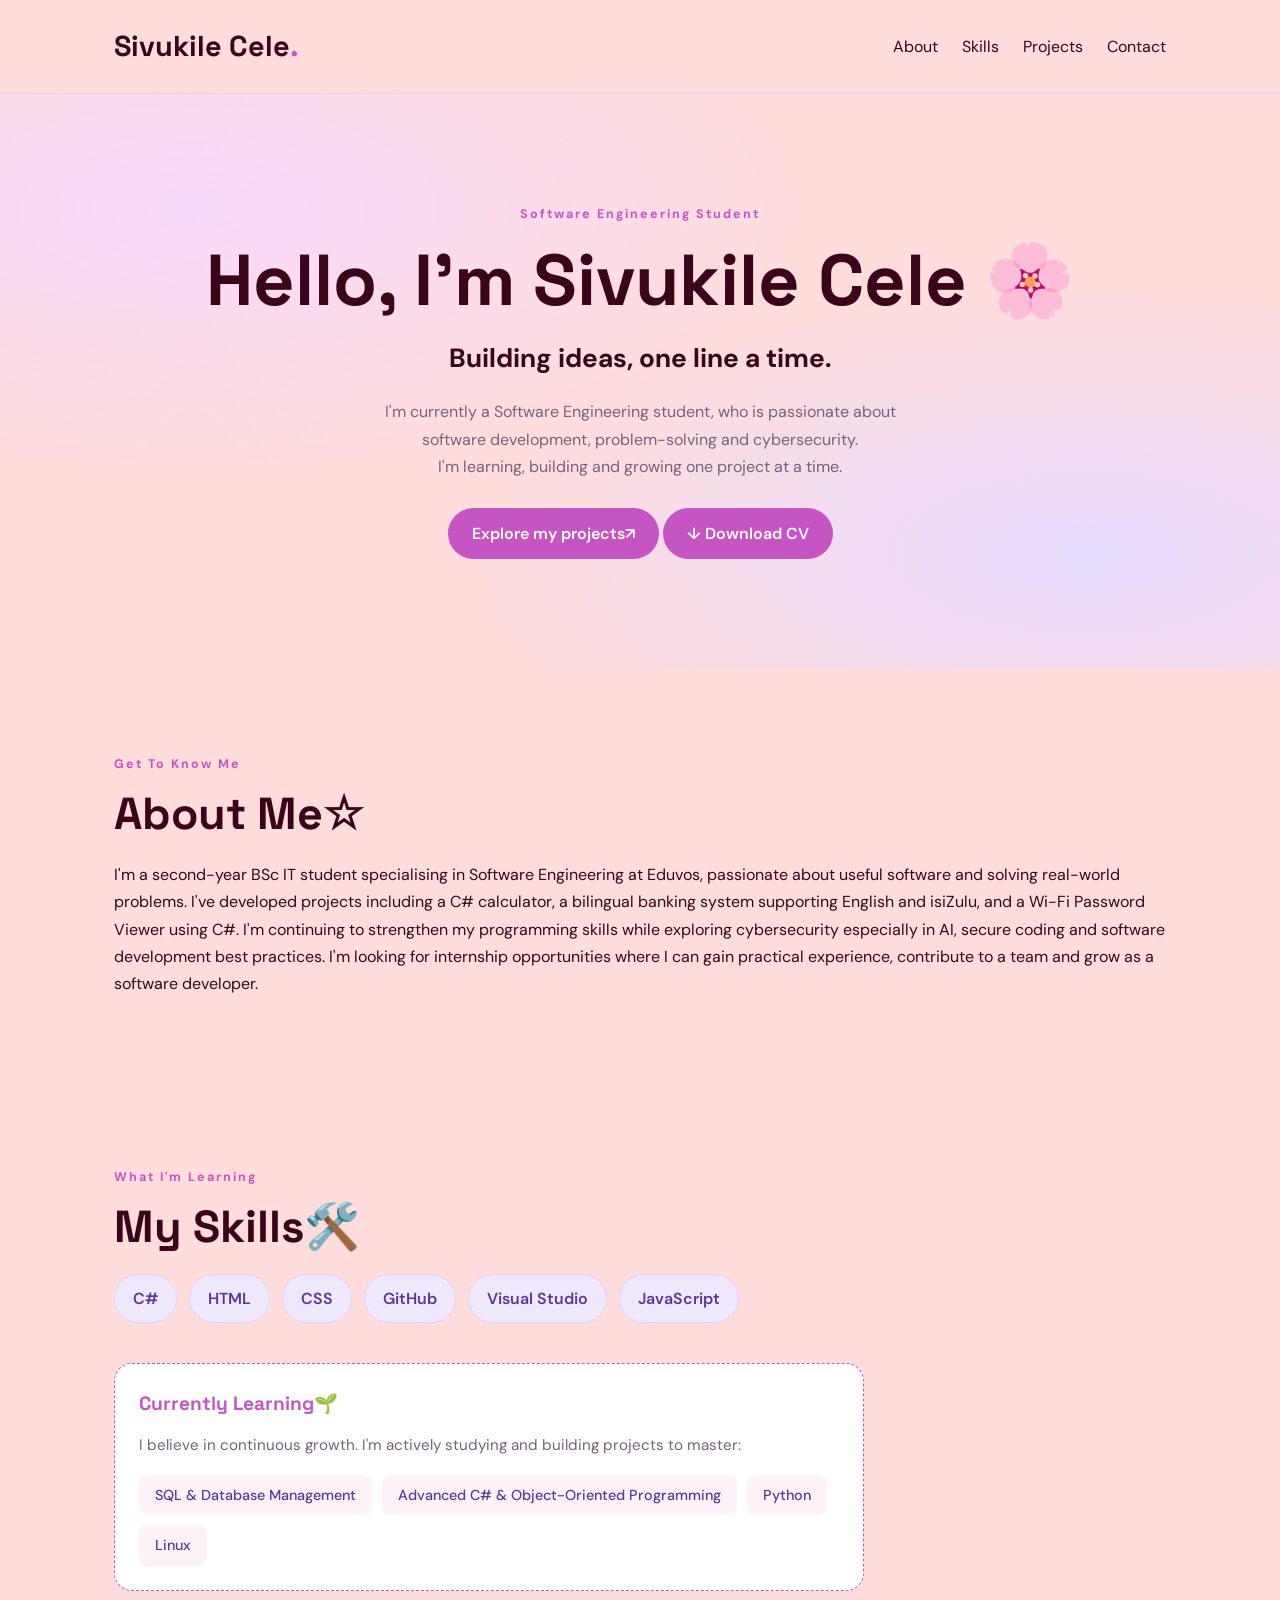
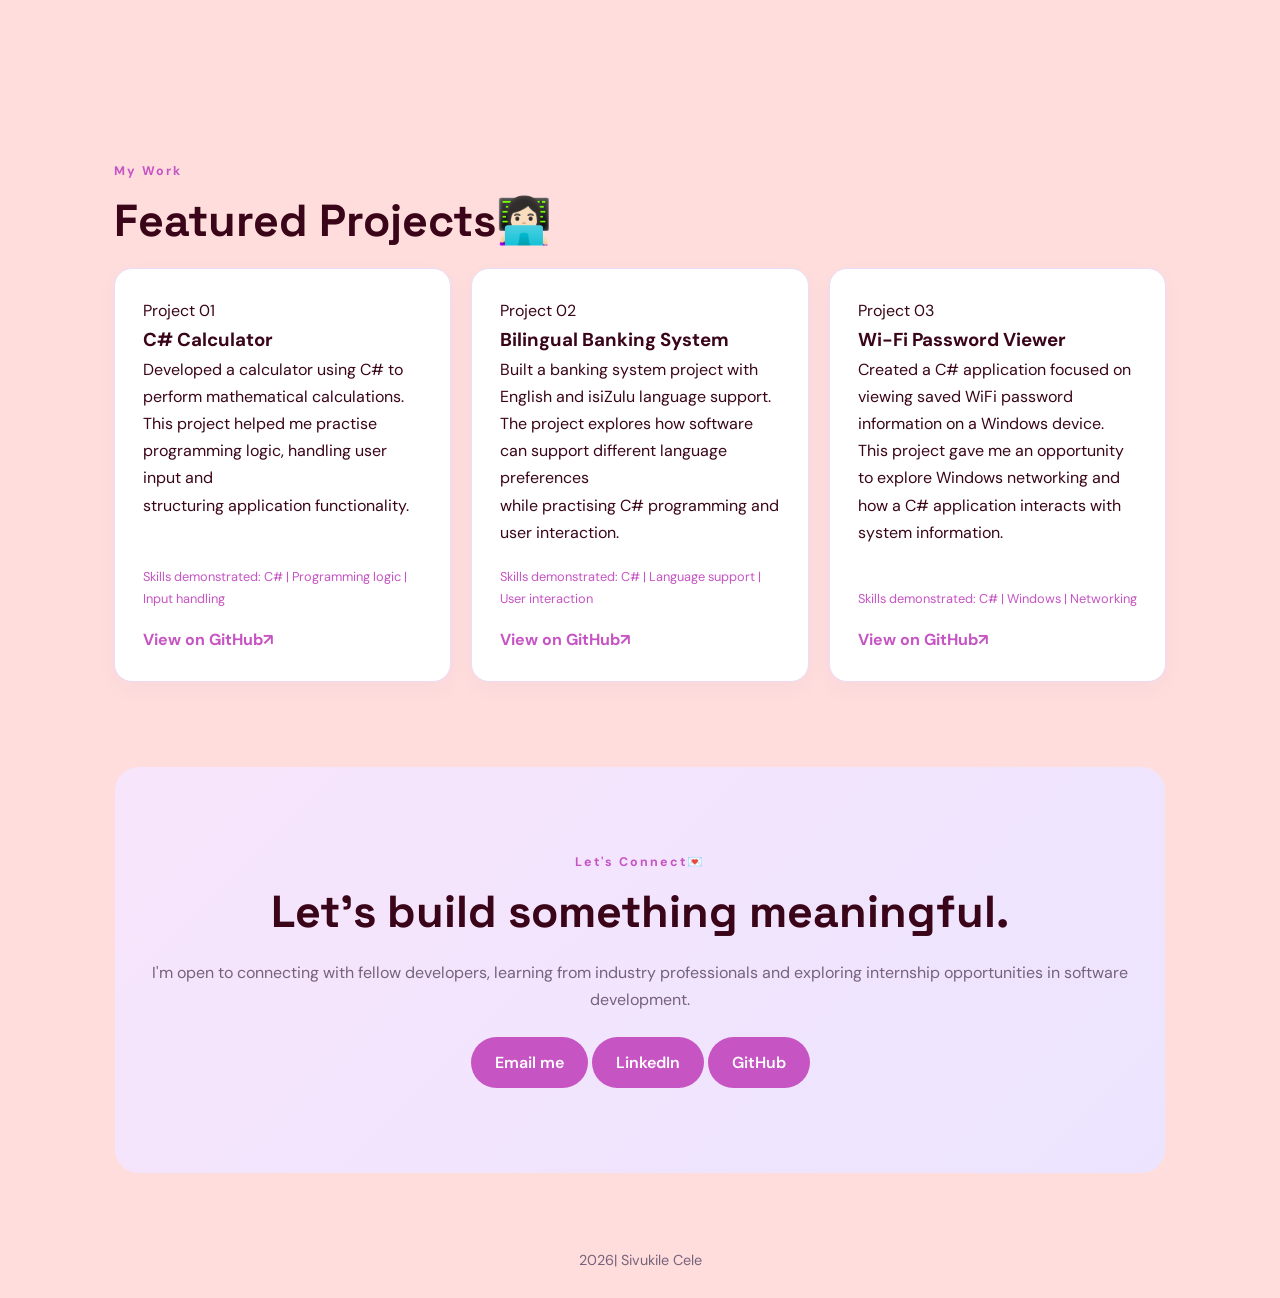
<file: index.html>
<!DOCTYPE html>
<html lang="en">
    <head>
<meta charset="UTF-8">
<meta name="viewport" content="width=device-width, initial-scale=1.0">
<meta name="description" content="Sivukile Cele-Software Engineering student specializing in C# and web development. View projects and get in touch.">
<meta property="og:title" content="Sivukile Cele | Software Developer">
<meta property="og:description" content="...">
<title>Sivukile Cele | Software Developer </title>
<link rel="stylesheet" href="style.css">
    </head>

    <body>
<header> 
<nav class="navbar">
<a href="#home" class="logo">Sivukile Cele<span>.</span></a>
<div class="nav-links">
    <a href="#about">About</a>
      <a href="#skills">Skills</a>
    <a href="#projects">Projects</a>
      <a href="#contact">Contact</a>
</div>
</nav>
</header>

<main>
    <section id="home" class="hero">
        <p class="eyebrow"> Software Engineering Student</p>

        <h1> Hello, I'm Sivukile Cele <span> 🌸 </span> </h1>
        <h2>Building ideas, one line a time. </h2>
        <p>
            I'm currently a Software Engineering student, who is passionate about
            <br>software development, problem-solving and cybersecurity.
            <br> I'm learning, building and growing one project at a time. 

        </p>
<div class="hero-buttons">
        <a href="#projects" class="btn">Explore my projects↗</a>

        <a href="Sivu_CV.pdf" class="btn" download="Sivukile_Cele_CV.pdf">
            <span aria-hidden="true">↓</span> Download CV
        </a>
</div>
    </section>


    <section id="about" class="section">
        <p class="eyebrow">Get To Know Me</p>
        <h2>About Me☆</h2>

        <p>
            I'm a second-year BSc IT student specialising in Software Engineering
            at Eduvos, passionate about useful software and solving real-world problems.

            I've developed projects including a C# calculator, a bilingual banking system supporting English and isiZulu, and a Wi-Fi Password Viewer using C#.

            I'm continuing to strengthen my programming skills while exploring cybersecurity especially in AI, secure coding and software development best practices.

            I'm looking for internship opportunities where I can gain practical experience, contribute to a team and grow as a software developer.
        </p>
    </section>

    <section id="skills" class="section">
        <p class="eyebrow">What I'm Learning</p>
        <h2>My Skills🛠️</h2>
        <div class="skills-list">
            <span>C#</span>
            <span>HTML</span>
            <span>CSS</span>
            <span>GitHub</span>
            <span>Visual Studio</span>
            <span>JavaScript</span>

        </div>

        <div class="currently-learning">
            <h3>Currently Learning🌱 </h3>
            <p>I believe in continuous growth. I'm actively studying and building projects to master: </p>
            <ul>
                <li>SQL & Database Management</li>
                <li>Advanced C# & Object-Oriented Programming</li>
                <li>Python</li>
                <li>Linux</li>
            </ul>
        </div>
    </section>

    <section id="projects" class="section">
        <p class="eyebrow"> My Work</p>
        <h2>Featured Projects👩🏻‍💻</h2>

        <div class="project-grid">
            <article class="project-card">
                <p class="project-number">Project 01</p>
                <h3>C# Calculator</h3>

                <p>
                Developed a calculator using C# to perform mathematical calculations.<br>
                This project helped me practise programming logic, handling user input and <br>
                structuring application functionality.                </p>
                <p class="tech">Skills demonstrated: C# | Programming logic | Input handling</p>
                <a href="https://github.com/Mavico-create/Simple-Csharp-Calculator" 
                    class="project-link"
                    target="_blank"
                    rel="noopener noreferrer"> View on GitHub↗</a>

            </article>

            <article class="project-card">
                <p class="project-number">Project 02</p>
                <h3>Bilingual Banking System</h3>
                <p>
                   Built a banking system project with English and isiZulu language support.<br>
                   The project explores how software can support different language preferences<br>
                   while practising C# programming and user interaction.
                </p>
                <p class="tech">Skills demonstrated: C# | Language support | User interaction </p>
                <a href="https://github.com/Mavico-create/Bilingual-Banking-System"
                class="project-link"
                target="_blank"
                rel="noopener noreferrer"> View on GitHub↗</a>

            </article>

            <article class="project-card">
                <p class="project-number">Project 03</p>
                <h3>Wi-Fi Password Viewer</h3>
                <p> 
                  Created a C# application focused on viewing saved WiFi password information on a Windows device.<br>
                  This project gave me an opportunity to explore Windows networking and how a C# application interacts with system information.
                </p>

                <p class="tech">Skills demonstrated: C# | Windows | Networking</p>

                <a href="https://github.com/Mavico-create/WIFI_password_Viewer"
                class="project-link"
                target="_blank"
                rel="noopener noreferrer">View on GitHub↗</a>
            </article>
        </div>
    </section>

    <section id="contact" class="section contact">
        <p class="eyebrow">Let's Connect💌</p>
        <h2>Let's build something meaningful.</h2>
        <p>I'm open to connecting with fellow developers, learning from industry professionals and exploring internship opportunities in software development. </p>

        <a href="mailto:celesivukile@gmail.com" class="btn">
            Email me
        </a>
        <a href="https://www.linkedin.com/in/sivukile-cele-70315b356/" 
            class="btn"
            target="_blank"
            rel="noopener noreferrer">LinkedIn</a>
        <a href="https://github.com/Mavico-create" 
            class="btn"
            target="_blank"
            rel="noopener noreferrer"> GitHub</a>
    </section>
</main>
<footer>
    <p><span id="year"></span>| Sivukile Cele </p>
</footer>

<script src="script.js"></script>
    </body>
</html>
</file>
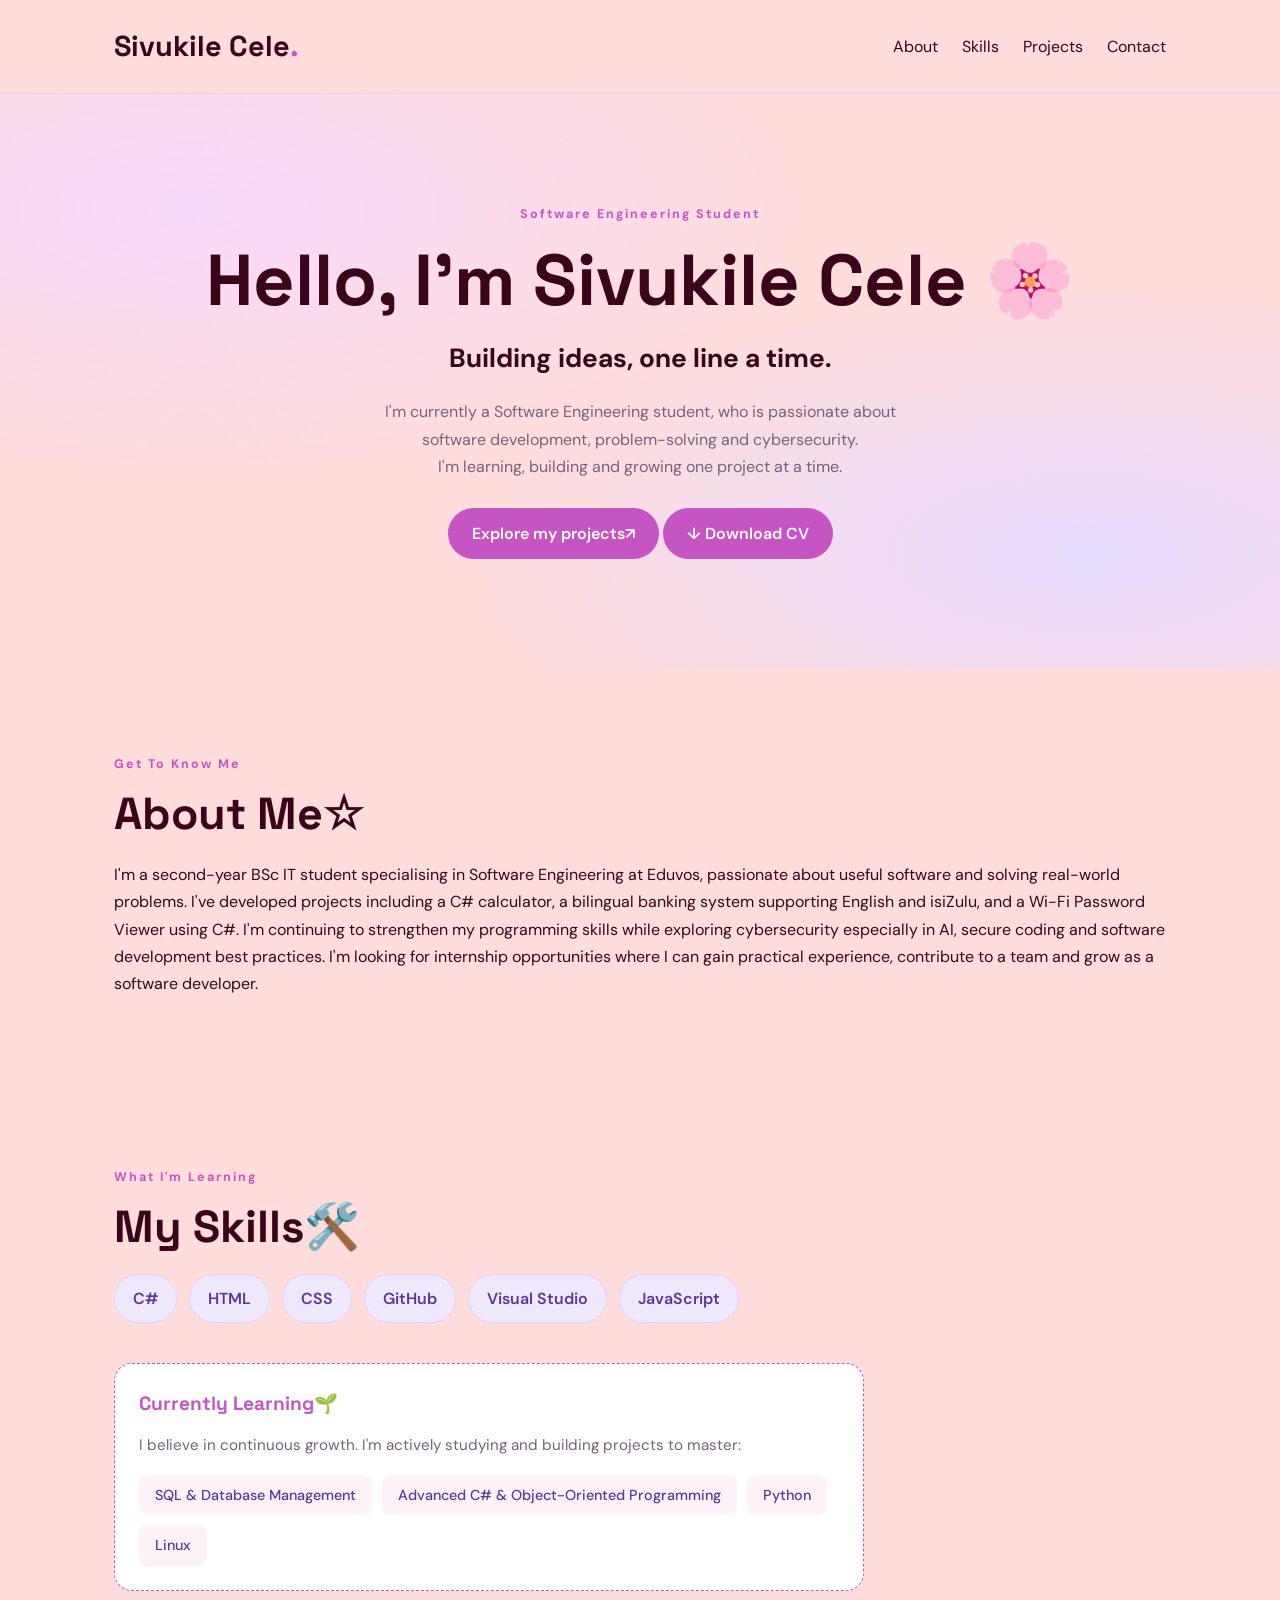
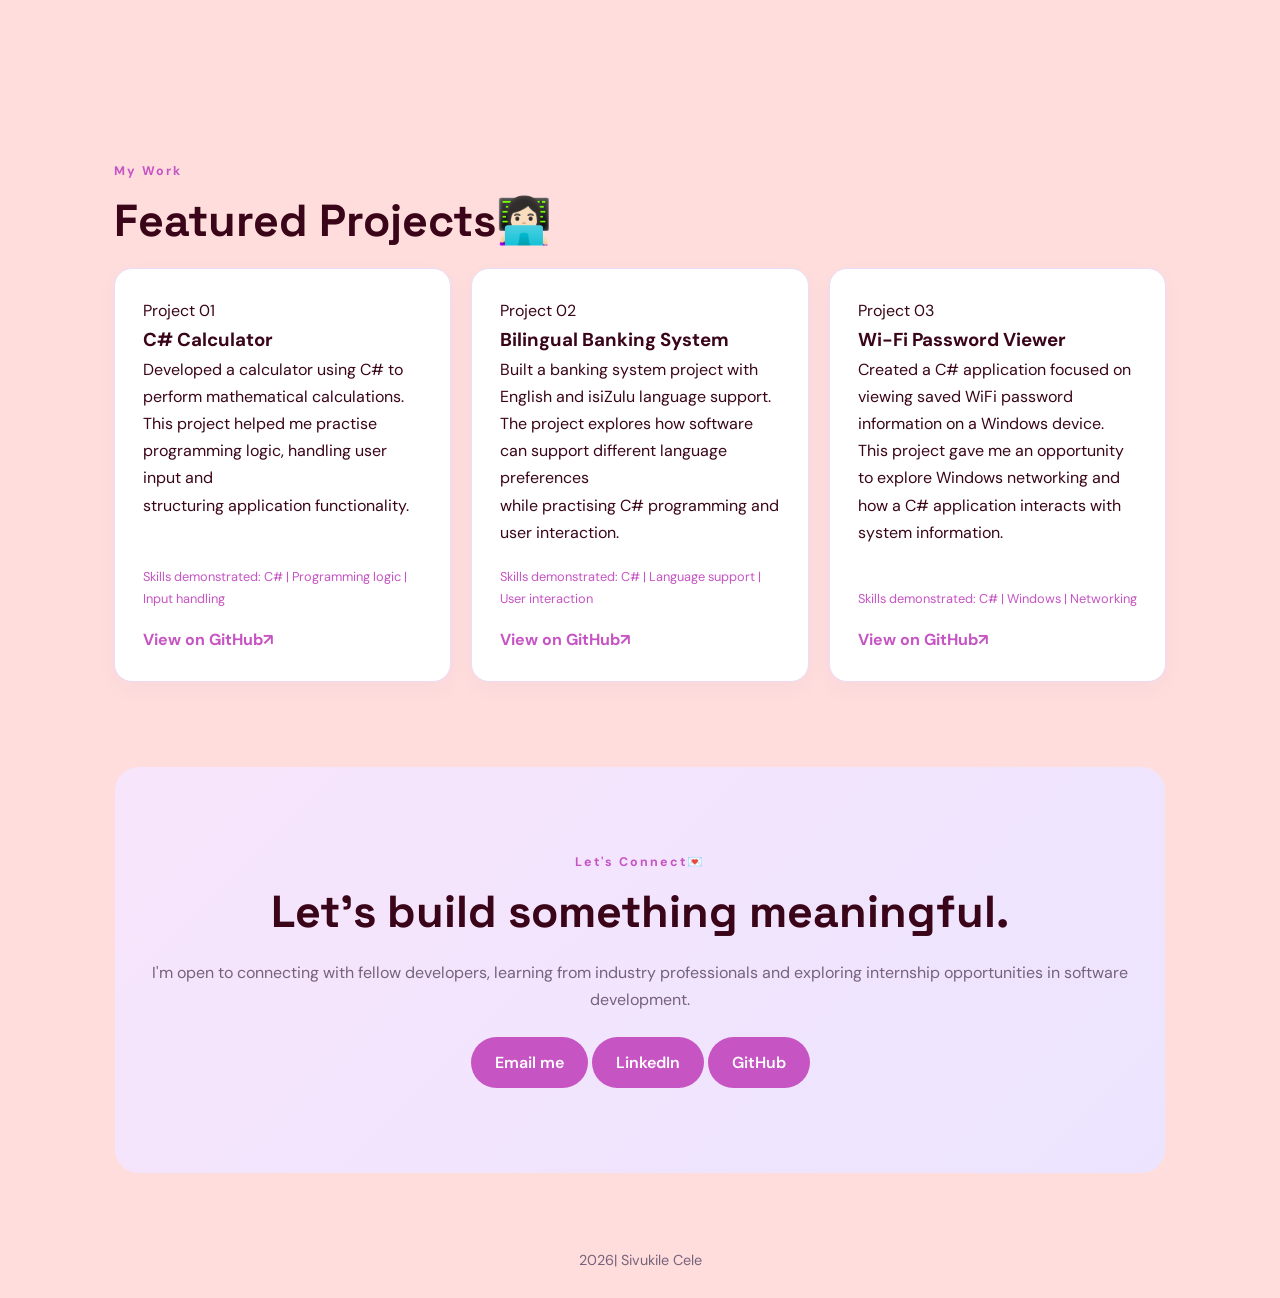
<file: Mavico-create.github.io/index.html>
<!DOCTYPE html>
<html lang="en">
    <head>
<meta charset="UTF-8">
<meta name="viewport" content="width=device-width, initial-scale=1.0">
<meta name="description" content="Sivukile Cele-Software Engineering student specializing in C# and web development. View projects and get in touch.">
<meta property="og:title" content="Sivukile Cele | Software Developer">
<meta property="og:description" content="...">
<title>Sivukile Cele | Software Developer </title>
<link rel="stylesheet" href="style.css">
    </head>

    <body>
<header> 
<nav class="navbar">
<a href="#home" class="logo">Sivukile Cele<span>.</span></a>
<div class="nav-links">
    <a href="#about">About</a>
      <a href="#skills">Skills</a>
    <a href="#projects">Projects</a>
      <a href="#contact">Contact</a>
</div>
</nav>
</header>

<main>
    <section id="home" class="hero">
        <p class="eyebrow"> Software Engineering Student</p>

        <h1> Hello, I'm Sivukile Cele <span> 🌸 </span> </h1>
        <h2>Building ideas, one line a time. </h2>
        <p>
            I'm currently a Software Engineering student, who is passionate about
            <br>software development, problem-solving and cybersecurity.
            <br> I'm learning, building and growing one project at a time. 

        </p>
<div class="hero-buttons">
        <a href="#projects" class="btn">Explore my projects↗</a>

        <a href="Sivu_CV.pdf" class="btn" download="Sivukile_Cele_CV.pdf">
            <span aria-hidden="true">↓</span> Download CV
        </a>
</div>
    </section>


    <section id="about" class="section">
        <p class="eyebrow">Get To Know Me</p>
        <h2>About Me☆</h2>

        <p>
            I'm a second-year BSc IT student specialising in Software Engineering
            at Eduvos, passionate about useful software and solving real-world problems.

            I've developed projects including a C# calculator, a bilingual banking system supporting English and isiZulu, and a Wi-Fi Password Viewer using C#.

            I'm continuing to strengthen my programming skills while exploring cybersecurity especially in AI, secure coding and software development best practices.

            I'm looking for internship opportunities where I can gain practical experience, contribute to a team and grow as a software developer.
        </p>
    </section>

    <section id="skills" class="section">
        <p class="eyebrow">What I'm Learning</p>
        <h2>My Skills🛠️</h2>
        <div class="skills-list">
            <span>C#</span>
            <span>HTML</span>
            <span>CSS</span>
            <span>GitHub</span>
            <span>Visual Studio</span>
            <span>JavaScript</span>

        </div>

        <div class="currently-learning">
            <h3>Currently Learning🌱 </h3>
            <p>I believe in continuous growth. I'm actively studying and building projects to master: </p>
            <ul>
                <li>SQL & Database Management</li>
                <li>Advanced C# & Object-Oriented Programming</li>
                <li>Python</li>
                <li>Linux</li>
            </ul>
        </div>
    </section>

    <section id="projects" class="section">
        <p class="eyebrow"> My Work</p>
        <h2>Featured Projects👩🏻‍💻</h2>

        <div class="project-grid">
            <article class="project-card">
                <p class="project-number">Project 01</p>
                <h3>C# Calculator</h3>

                <p>
                Developed a calculator using C# to perform mathematical calculations.<br>
                This project helped me practise programming logic, handling user input and <br>
                structuring application functionality.                </p>
                <p class="tech">Skills demonstrated: C# | Programming logic | Input handling</p>
                <a href="https://github.com/Mavico-create/Simple-Csharp-Calculator" 
                    class="project-link"
                    target="_blank"
                    rel="noopener noreferrer"> View on GitHub↗</a>

            </article>

            <article class="project-card">
                <p class="project-number">Project 02</p>
                <h3>Bilingual Banking System</h3>
                <p>
                   Built a banking system project with English and isiZulu language support.<br>
                   The project explores how software can support different language preferences<br>
                   while practising C# programming and user interaction.
                </p>
                <p class="tech">Skills demonstrated: C# | Language support | User interaction </p>
                <a href="https://github.com/Mavico-create/Bilingual-Banking-System"
                class="project-link"
                target="_blank"
                rel="noopener noreferrer"> View on GitHub↗</a>

            </article>

            <article class="project-card">
                <p class="project-number">Project 03</p>
                <h3>Wi-Fi Password Viewer</h3>
                <p> 
                  Created a C# application focused on viewing saved WiFi password information on a Windows device.<br>
                  This project gave me an opportunity to explore Windows networking and how a C# application interacts with system information.
                </p>

                <p class="tech">Skills demonstrated: C# | Windows | Networking</p>

                <a href="https://github.com/Mavico-create/WIFI_password_Viewer"
                class="project-link"
                target="_blank"
                rel="noopener noreferrer">View on GitHub↗</a>
            </article>
        </div>
    </section>

    <section id="contact" class="section contact">
        <p class="eyebrow">Let's Connect💌</p>
        <h2>Let's build something meaningful.</h2>
        <p>I'm open to connecting with fellow developers, learning from industry professionals and exploring internship opportunities in software development. </p>

        <a href="mailto:celesivukile@gmail.com" class="btn">
            Email me
        </a>
        <a href="https://www.linkedin.com/in/sivukile-cele-70315b356/" 
            class="btn"
            target="_blank"
            rel="noopener noreferrer">LinkedIn</a>
        <a href="https://github.com/Mavico-create" 
            class="btn"
            target="_blank"
            rel="noopener noreferrer"> GitHub</a>
    </section>
</main>
<footer>
    <p><span id="year"></span>| Sivukile Cele </p>
</footer>

<script src="script.js"></script>
    </body>
</html>
</file>
<file: style.css>
/*Google font */

@import url('https://fonts.googleapis.com/css2?family=DM+Sans:wght@400;500;600;700&family=Space+Grotesk:wght@400;500;600;700&display=swap');

:root {
    --background: #FFDDDD;
    --muted: #76627A;
    --white: #ffffff;
    --pink: #FFCED8;
    --dark: #3A0519;
    --purple: #C654C3;
}

*{
    margin: 0;
    padding: 0;
    box-sizing: border-box;
}

html{
    scroll-behavior: smooth;
    scroll-padding-top: 90px;
}

body{
    font-family:'DM Sans', sans-serif;
    background: var(--background);
    color: var(--dark);
    line-height: 1.7;

}

a{
    color:  inherit;
    text-decoration: none;
}

.navbar{
     max-width:1100px;
     margin:auto;
     padding: 22px 24px;
     display: flex;
     justify-content: space-between;
     align-items: center;
     gap: 20px;
}

header{
    position: sticky;
    top: 0;
    z-index: 1000; /*this healp keep the nav above everything else*/
    background: rgba(255, 221, 221, 0.85);
    backdrop-filter: blur(10px);
    border-bottom: 1px solid rgba(198, 84, 195, 0.1);
    transition: all 0.3s ease;
}

.logo{
    font-family: 'Space Grotesk', sans-serif;
    font-size: 1.8rem;
    font-weight: 700;
}
.logo span,
.hero h1 span{
    color:var(--purple);
}

.nav-links{
    display:flex;
    gap:24px;
    flex-wrap: wrap;
}

.nav-links a:hover,
.project-link:hover{
    color:var(--purple);
}

.hero{
    min-height: 570px;
    padding: 110px 24px;
    display: flex;
    flex-direction: column;
    justify-content: center;
    align-items: center;
    text-align: center;
    background: 
    radial-gradient(ellipse at 15% 20%, #f7dafa 0%, transparent 40%),
    radial-gradient(ellipse at 85% 80%, #e7dcff 0%, transparent 40%);
}
.eyebrow{
    color:var(--purple);
    font-size: 0.78rem;
    font-weight: 700;
    letter-spacing: 2px;
    margin-bottom: 12px
}

.hero h1,
.section h2{
    font-family:'Space Grotesk', sans-serif;
    line-height:1.2;

}

.hero h1{
    font-size: clamp(2.6rem, 7vw, 4.5rem);
margin-bottom: 12px ;
}

.hero h2{
    font-size: clamp(1.15rem, 3vw, 1.65rem);
    margin-bottom: 18px;
}
.hero > p:not(.eyebrow){
    max-width: 620px;
    color: var(--muted);
    margin-bottom: 28px;
}

.btn{
    display: inline-block;
    background: var(--purple);
    color: #ffffff;
    padding: 12px 24px;
    border-radius: 30px;
    font-weight:600;
    transition: transform 0.2s, background 0.2s;
}

.btn:hover{
    background: #471396;
    transform: translateY(-3px);
}

.section {
    max-width: 1100px;
    margin: auto;
    padding: 85px 24px;

}

.section h2{
    font-size: clamp(2rem, 4vw, 2.8rem);
    margin-bottom:20px;
}

.about-text {
    max-width: 750px;
    color: var(--muted);
    line-height: 1.9;
}

.skills-list{
    display: flex;
    flex-wrap: wrap;
    gap: 12px;
}

.skills-list span{
    padding: 10px 18px;
    background:#f0e8ff;
    border: 1px solid #e0d1ff;
    border-radius: 25px;
    color: #5b369b;
    font-weight: 600;
}

.project-grid {
    display: grid;
    grid-template-columns: repeat(3,minmax(0, 1fr));
    gap: 20px;
    align-items: stretch;
}

.project-card{
    min-width: 0;
    display: flex;
    flex-direction: column;
    align-items: flex-start;
    background: var(--white);
    border: 1px solid #eadcf7;
    border-radius: 18px;
    padding: 28px;
    box-shadow: 0 8px 25px #39205208;
    transition: transform 0.2s, box-shadow 0.2s;
}

.project-card:hover{
    transform: translateY(-5px);
    box-shadow: 0 12px 30px #39205215;

}


.project-card h3 {
    overflow-wrap: anywhere;
}

.project-card .tech {
    margin-top:auto;
    padding-top: 20px;
    font-size: 0.8rem;
    color: var(--purple);
}

.project-link {
    display: inline-block;
    margin-top: 16px;
    color: var(--purple);
    font-weight: 700;
}

.contact {
    text-align: center;
    background: linear-gradient(135deg, #f7e5fb, #ece4ff);
    border-radius: 24px;
    margin-bottom: 50px;
    max-width: 1050px;
}

.contact > p:not(.eyebrow) {
    color: var(--muted);
    margin-bottom: 24px;
}

footer {
    text-align: center;
    padding: 25px;
    color: var(--muted);
    font-size: 0.9rem;
}

@media (max-width: 760px) {
    .navbar {
        flex-direction: column;
    }

    .nav-links {
        justify-content: center;
        gap: 14px;
    }

    .hero {
        min-height: 480px;
        padding: 80px 24px;
    }

    .project-grid {
        grid-template-columns: 1fr;
    }

    .section {
        padding: 60px 24px;
    }
}
/* This is for my currently learning */
.currently-learning {
    margin-top: 40px;
    padding: 24px;
    background: var(--white);
    border: 1px dashed var(--purple); 
    border-radius: 18px;
    max-width: 750px;
}

.currently-learning h3 {
    font-family: 'Space Grotesk', sans-serif;
    color: var(--purple);
    margin-bottom: 12px;
    font-size: 1.2rem;
}

.currently-learning p {
    color: var(--muted);
    margin-bottom: 16px;
    font-size: 0.95rem;
}

.currently-learning ul {
    list-style: none; 
    display: flex;
    flex-wrap: wrap;
    gap: 10px;
}

.currently-learning ul li {
    background: #fdf2f8;
    padding: 8px 16px;
    border-radius: 8px;
    font-size: 0.9rem;
    color: #5b369b;
    font-weight: 500;
}
</file>
<file: Mavico-create.github.io/style.css>
/*Google font */

@import url('https://fonts.googleapis.com/css2?family=DM+Sans:wght@400;500;600;700&family=Space+Grotesk:wght@400;500;600;700&display=swap');

:root {
    --background: #FFDDDD;
    --muted: #76627A;
    --white: #ffffff;
    --pink: #FFCED8;
    --dark: #3A0519;
    --purple: #C654C3;
}

*{
    margin: 0;
    padding: 0;
    box-sizing: border-box;
}

html{
    scroll-behavior: smooth;
    scroll-padding-top: 90px;
}

body{
    font-family:'DM Sans', sans-serif;
    background: var(--background);
    color: var(--dark);
    line-height: 1.7;

}

a{
    color:  inherit;
    text-decoration: none;
}

.navbar{
     max-width:1100px;
     margin:auto;
     padding: 22px 24px;
     display: flex;
     justify-content: space-between;
     align-items: center;
     gap: 20px;
}

header{
    position: sticky;
    top: 0;
    z-index: 1000; /*this healp keep the nav above everything else*/
    background: rgba(255, 221, 221, 0.85);
    backdrop-filter: blur(10px);
    border-bottom: 1px solid rgba(198, 84, 195, 0.1);
    transition: all 0.3s ease;
}

.logo{
    font-family: 'Space Grotesk', sans-serif;
    font-size: 1.8rem;
    font-weight: 700;
}
.logo span,
.hero h1 span{
    color:var(--purple);
}

.nav-links{
    display:flex;
    gap:24px;
    flex-wrap: wrap;
}

.nav-links a:hover,
.project-link:hover{
    color:var(--purple);
}

.hero{
    min-height: 570px;
    padding: 110px 24px;
    display: flex;
    flex-direction: column;
    justify-content: center;
    align-items: center;
    text-align: center;
    background: 
    radial-gradient(ellipse at 15% 20%, #f7dafa 0%, transparent 40%),
    radial-gradient(ellipse at 85% 80%, #e7dcff 0%, transparent 40%);
}
.eyebrow{
    color:var(--purple);
    font-size: 0.78rem;
    font-weight: 700;
    letter-spacing: 2px;
    margin-bottom: 12px
}

.hero h1,
.section h2{
    font-family:'Space Grotesk', sans-serif;
    line-height:1.2;

}

.hero h1{
    font-size: clamp(2.6rem, 7vw, 4.5rem);
margin-bottom: 12px ;
}

.hero h2{
    font-size: clamp(1.15rem, 3vw, 1.65rem);
    margin-bottom: 18px;
}
.hero > p:not(.eyebrow){
    max-width: 620px;
    color: var(--muted);
    margin-bottom: 28px;
}

.btn{
    display: inline-block;
    background: var(--purple);
    color: #ffffff;
    padding: 12px 24px;
    border-radius: 30px;
    font-weight:600;
    transition: transform 0.2s, background 0.2s;
}

.btn:hover{
    background: #471396;
    transform: translateY(-3px);
}

.section {
    max-width: 1100px;
    margin: auto;
    padding: 85px 24px;

}

.section h2{
    font-size: clamp(2rem, 4vw, 2.8rem);
    margin-bottom:20px;
}

.about-text {
    max-width: 750px;
    color: var(--muted);
    line-height: 1.9;
}

.skills-list{
    display: flex;
    flex-wrap: wrap;
    gap: 12px;
}

.skills-list span{
    padding: 10px 18px;
    background:#f0e8ff;
    border: 1px solid #e0d1ff;
    border-radius: 25px;
    color: #5b369b;
    font-weight: 600;
}

.project-grid {
    display: grid;
    grid-template-columns: repeat(3,minmax(0, 1fr));
    gap: 20px;
    align-items: stretch;
}

.project-card{
    min-width: 0;
    display: flex;
    flex-direction: column;
    align-items: flex-start;
    background: var(--white);
    border: 1px solid #eadcf7;
    border-radius: 18px;
    padding: 28px;
    box-shadow: 0 8px 25px #39205208;
    transition: transform 0.2s, box-shadow 0.2s;
}

.project-card:hover{
    transform: translateY(-5px);
    box-shadow: 0 12px 30px #39205215;

}


.project-card h3 {
    overflow-wrap: anywhere;
}

.project-card .tech {
    margin-top:auto;
    padding-top: 20px;
    font-size: 0.8rem;
    color: var(--purple);
}

.project-link {
    display: inline-block;
    margin-top: 16px;
    color: var(--purple);
    font-weight: 700;
}

.contact {
    text-align: center;
    background: linear-gradient(135deg, #f7e5fb, #ece4ff);
    border-radius: 24px;
    margin-bottom: 50px;
    max-width: 1050px;
}

.contact > p:not(.eyebrow) {
    color: var(--muted);
    margin-bottom: 24px;
}

footer {
    text-align: center;
    padding: 25px;
    color: var(--muted);
    font-size: 0.9rem;
}

@media (max-width: 760px) {
    .navbar {
        flex-direction: column;
    }

    .nav-links {
        justify-content: center;
        gap: 14px;
    }

    .hero {
        min-height: 480px;
        padding: 80px 24px;
    }

    .project-grid {
        grid-template-columns: 1fr;
    }

    .section {
        padding: 60px 24px;
    }
}
/* This is for my currently learning */
.currently-learning {
    margin-top: 40px;
    padding: 24px;
    background: var(--white);
    border: 1px dashed var(--purple); 
    border-radius: 18px;
    max-width: 750px;
}

.currently-learning h3 {
    font-family: 'Space Grotesk', sans-serif;
    color: var(--purple);
    margin-bottom: 12px;
    font-size: 1.2rem;
}

.currently-learning p {
    color: var(--muted);
    margin-bottom: 16px;
    font-size: 0.95rem;
}

.currently-learning ul {
    list-style: none; 
    display: flex;
    flex-wrap: wrap;
    gap: 10px;
}

.currently-learning ul li {
    background: #fdf2f8;
    padding: 8px 16px;
    border-radius: 8px;
    font-size: 0.9rem;
    color: #5b369b;
    font-weight: 500;
}
</file>
